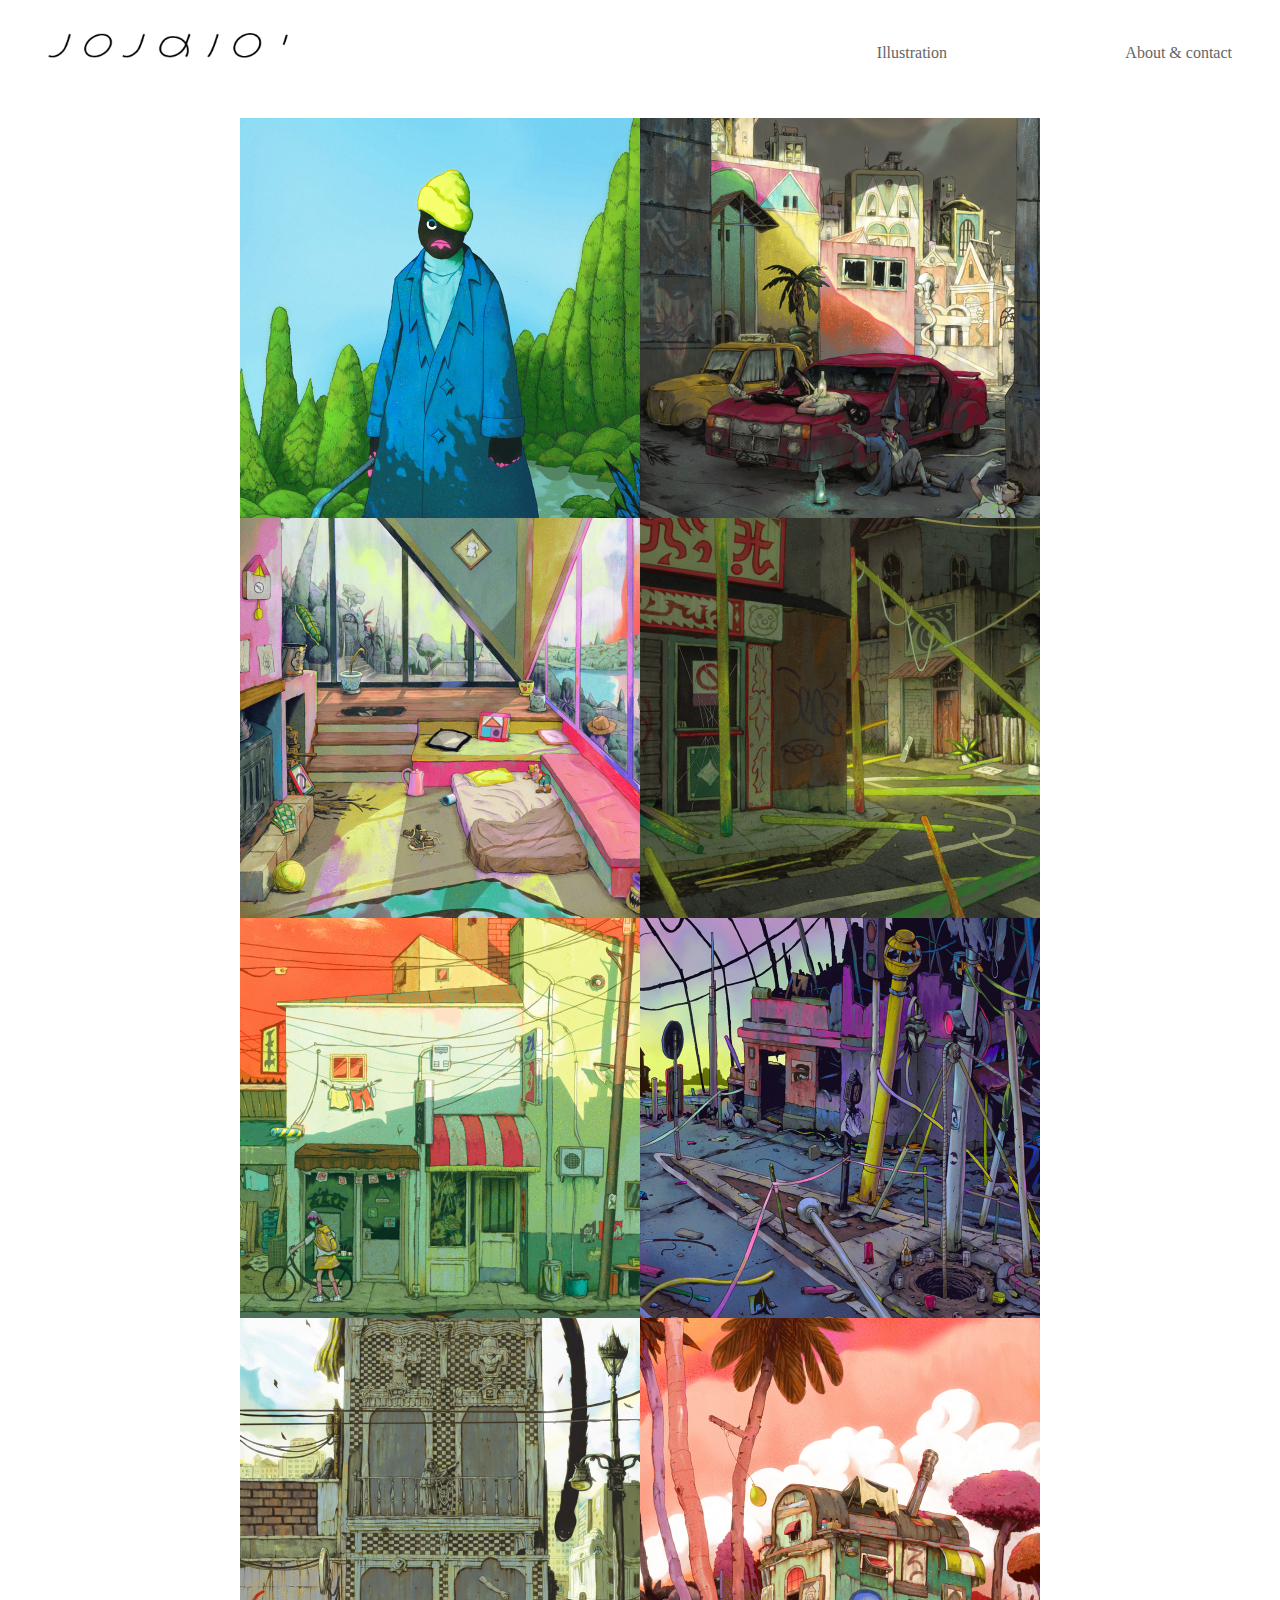
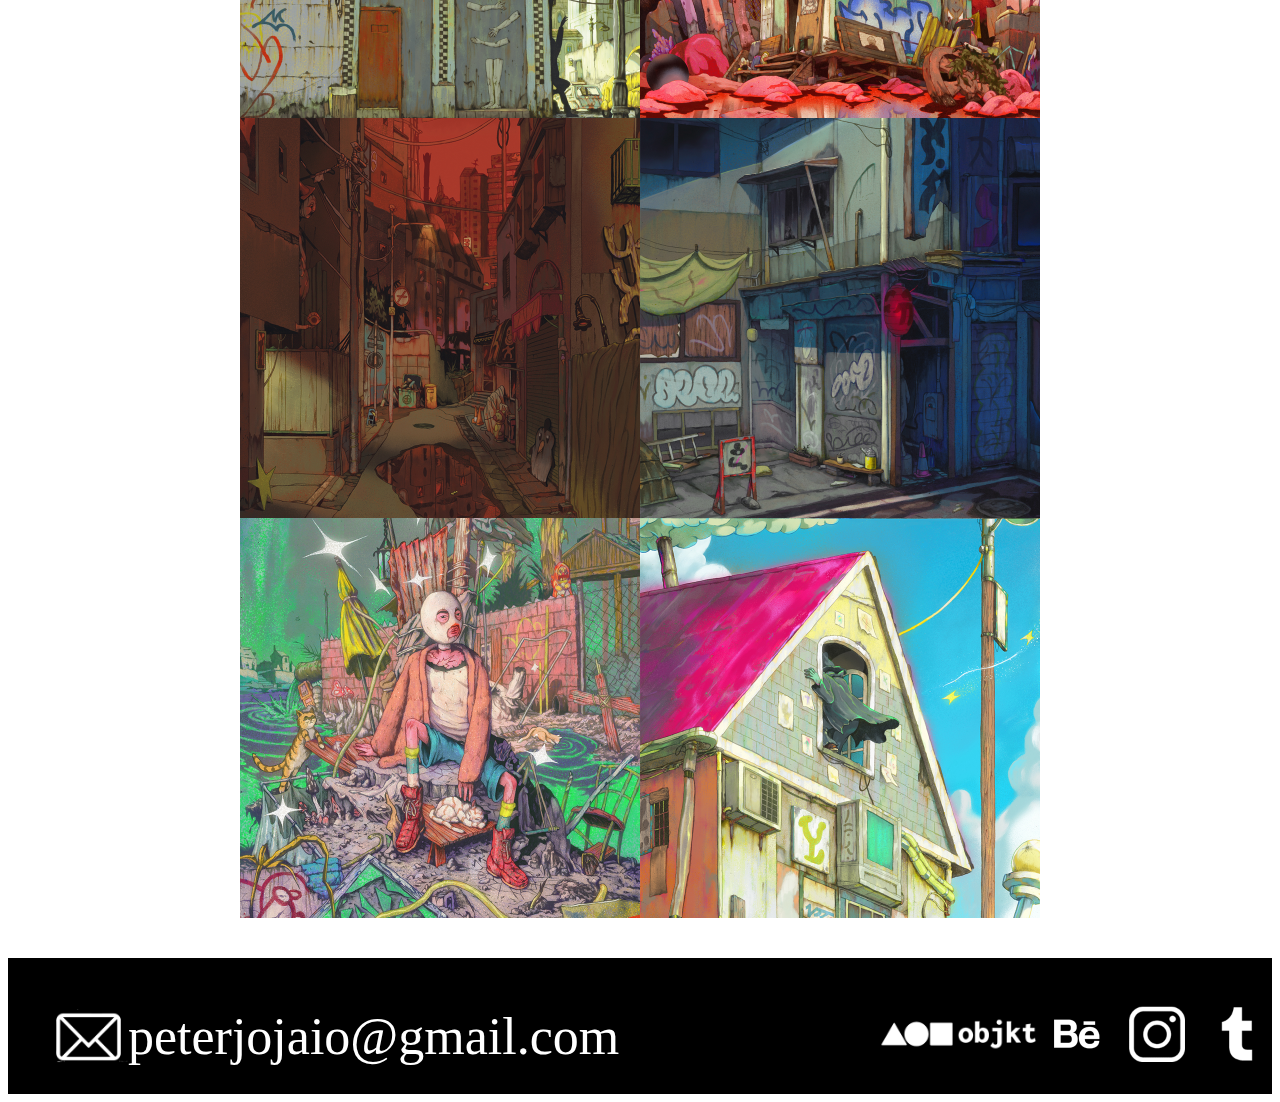
<file: index.html>
<!DOCTYPE html>
<html lang="en">
<head>
    <meta charset="UTF-8">
    <meta http-equiv="X-UA-Compatible" content="IE=edge">
    <link rel="stylesheet" href="style.css">
    <meta name="viewport" content="width=device-width, initial-scale=1.0">
    <title>Document</title>
</head>
<body>
    <header>
        <img class="logo" src="img/jojaio-logo.png" alt="JOJAIO's logo">
        <ul class="header-list">
            <li>Illustration</li>
            <li>About & contact</li>
        </ul>
    </header>
    
    <section class="image-gallery">
        <img class= "illo" src="img/illustration/rbbr.png" alt="A skymasked character in front of a blue sky background">
        <img class= "illo" src="img/illustration/dsrbl.png" alt="A group of fancy dressed teenagers enjoying the effects of a special potion">
        <img class= "illo" src="img/illustration/gardeneer.png" alt="A colourful interior design">
        <img class= "illo" src="img/illustration/barscorner.png" alt="A night scene of a quietly street covered with shining bars">
        <img class= "illo" src="img/illustration/botanic.png" alt="A person carrying a bike in an orange afternoon">
        <img class= "illo" src="img/illustration/architect.png" alt="Dramatic scene of a destroyed city">
        <img class= "illo" src="img/illustration/betancian-angel.png" alt="A dragon like creature on the roof of a building">
        <img class= "illo" src="img/illustration/livingdoors.png" alt="A cabin surrounded by wooden doors in a like">
        <img class= "illo" src="img/illustration/privatep.png" alt="A street closed to strangers in an orange afternoon">
        <img class= "illo" src="img/illustration/procustrean.png" alt="A night scene of a quiet street with a weird person looking through a window">
        <img class= "illo" src="img/illustration/throne.png" alt="A skymasked sitting on a rubber throne with some cats">
        <img class= "illo" src="img/illustration/visitor.png" alt="A strange human being getting in a house through the window">
    </section>

    <section class="contact">
        <div class="email">
            <img src="img/email-icon-w.png" alt="Email icon">
            <a href="mailto:peterjojaio@gmail.com">peterjojaio@gmail.com</a>
        </div>
        <ul class="sm-list">
            <li><img src="img/socialmedia/fnd-icon-w.png" alt="Foundation icon"></li>    
            <li><img src="img/socialmedia/objkt-icon-w.png" alt="OBJKT icon"></li>    
            <li><img src="img/socialmedia/behance-icon-w.png" alt="Behance icon"></li>
            <li><img src="img/socialmedia/instagram-icon-w.png" alt="Instagram icon"></li>
            <li><img src="img/socialmedia/tumblr-icon-w.png" alt="Tumblr icon"></li>     
        </ul>
    </section>
    
</body>
</html>
</file>
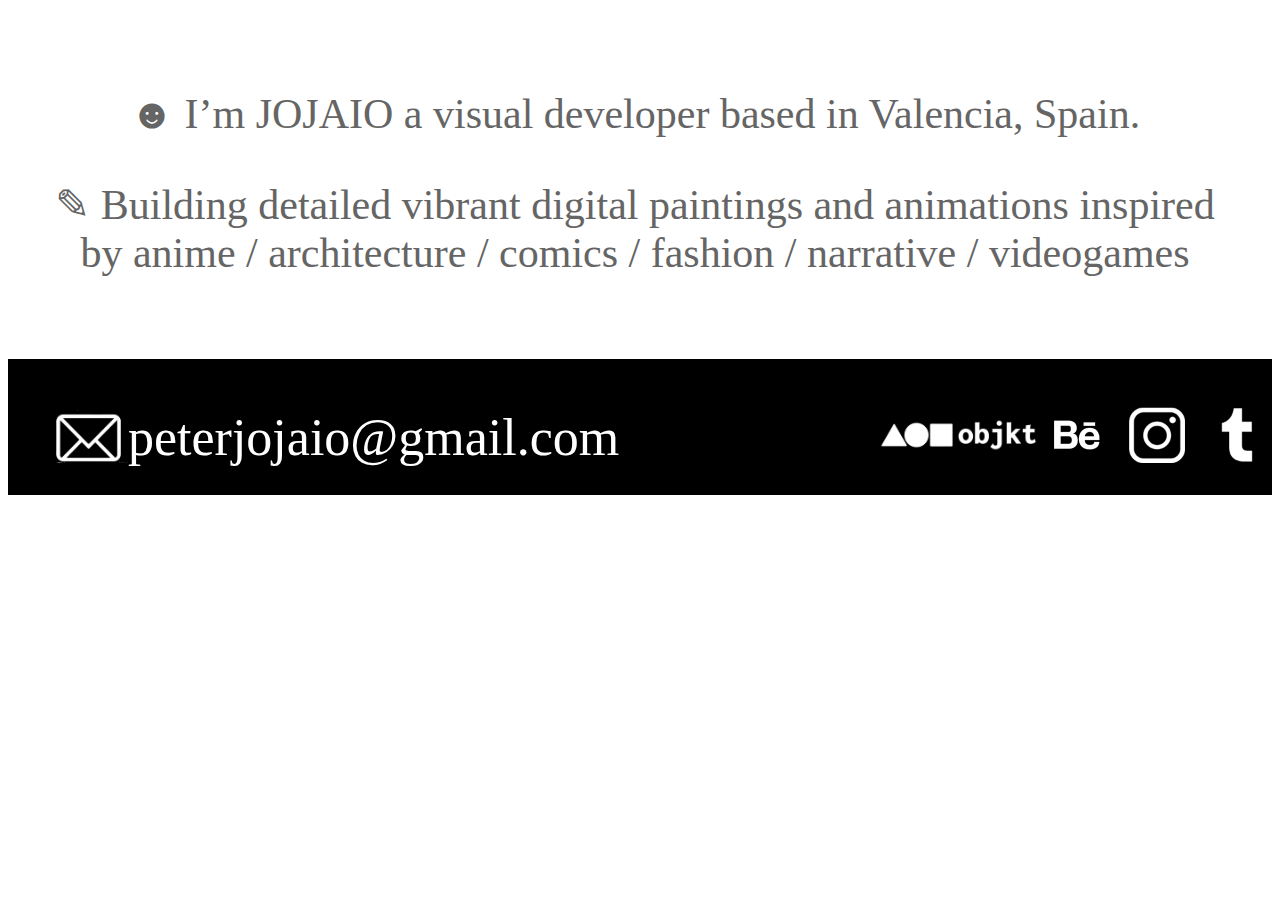
<file: about.html>
<!DOCTYPE html>
<html lang="en">
<head>
    <meta charset="UTF-8">
    <meta http-equiv="X-UA-Compatible" content="IE=edge">
    <meta name="viewport" content="width=device-width, initial-scale=1.0">
    <link rel="stylesheet" href="style.css">
    <title>Document</title>
</head>
<body>
    <section class="about">
        <p class="hi-p">☻ I’m JOJAIO a visual developer based in Valencia, Spain.</p>
        <p class="descr-p">✎ Building detailed vibrant digital paintings and animations inspired by
            anime / architecture / comics / fashion / narrative / videogames</p>
    </section>
    <section class="contact">
        <div class="email">
            <img src="img/email-icon-w.png" alt="Email icon">
            <a href="mailto:peterjojaio@gmail.com">peterjojaio@gmail.com</a>
        </div>
        <ul class="sm-list">
            <li><img src="img/socialmedia/fnd-icon-w.png" alt="Foundation icon"></li>    
            <li><img src="img/socialmedia/objkt-icon-w.png" alt="OBJKT icon"></li>    
            <li><img src="img/socialmedia/behance-icon-w.png" alt="Behance icon"></li>
            <li><img src="img/socialmedia/instagram-icon-w.png" alt="Instagram icon"></li>
            <li><img src="img/socialmedia/tumblr-icon-w.png" alt="Tumblr icon"></li>     
        </ul>
    </section>
</body>
</html>
</file>
<file: style.css>
body {
    color: #656565;
}

header {
    display: flex;
    flex-direction: row;
    justify-content: space-between;
    align-items: baseline;

    padding: 20px 40px 0 40px;
    background-color: white;

    
}

.logo {
    max-width: 240px;
}

.header-list {
    display: flex;
    flex-direction: row;
    justify-content: space-between;
    width: 30%;
    list-style: none;
}

.image-gallery {
    display: flex;
    flex-wrap: wrap;
    justify-content: center;
    padding: 40px 60px 40px 60px;
}

.illo {
    width: 400px;
}

.about {
    text-align: center;
    padding: 40px 50px 40px 40px;
}
.hi-p {
    font-size: 42px;
}
.descr-p {
    font-size: 42px;
}

.contact {
    background-color: black;
    display: flex;
    flex-direction: row;
    justify-content: space-between;
    align-items: center;

    padding: 20px 40px 0 40px;
}
.email {
    display: flex;
    align-items: center;  
}
.email a {
    font-size: 52px;
    color: white;
    text-decoration: none;

}
.email img {
    max-width: 80px;
}

.contact {
    display:flex;
    flex-direction: row;
}

.sm-list {
    width: 30%;
    display: flex;
    flex-direction: row;
    list-style: none;
    align-items: center;
    justify-content: space-between;
}

.sm-list img{
    max-width: 80px;
}
</file>
